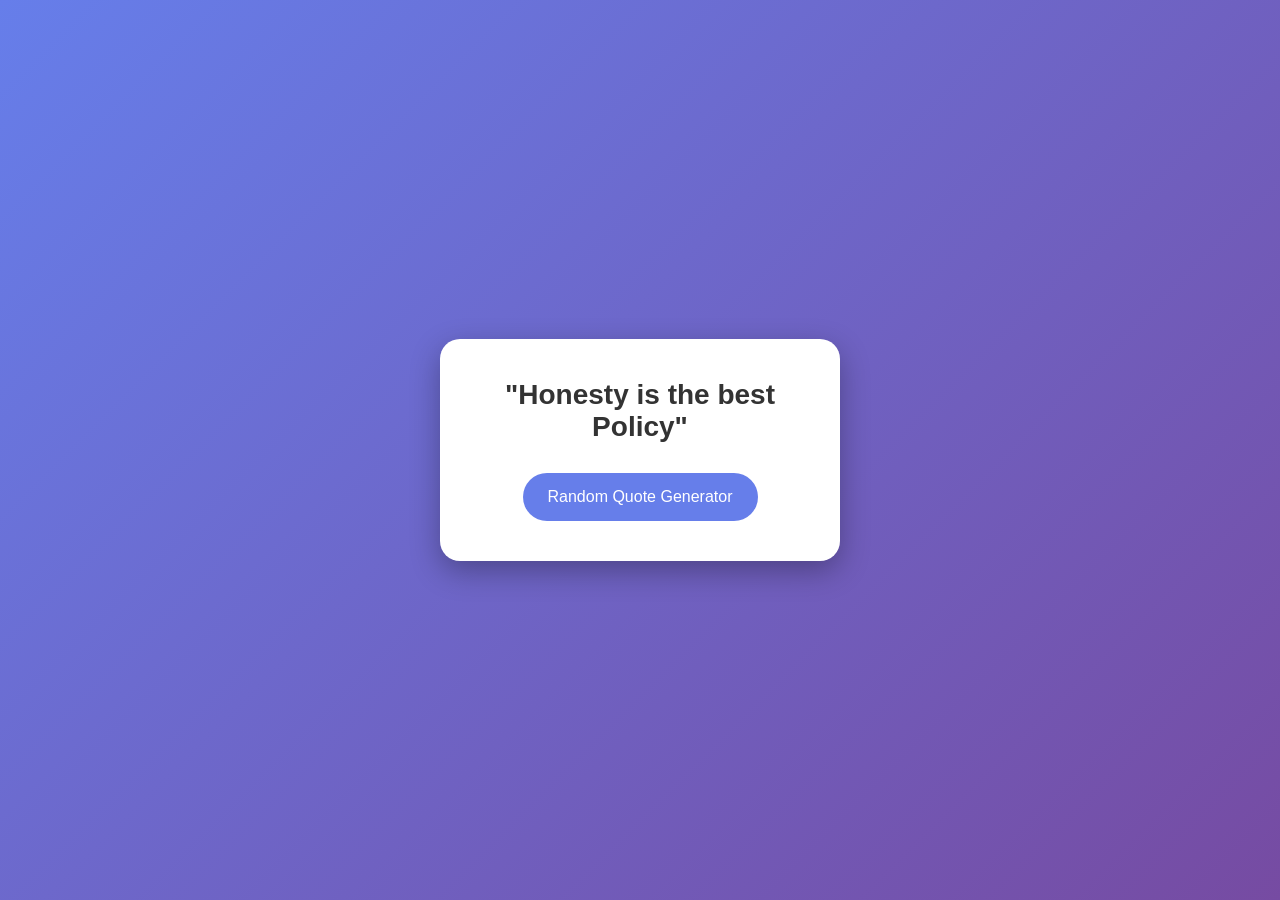
<file: 01-random-quote-generator/index.html>
<!DOCTYPE html>
<html lang="en">
<head>
    <meta charset="UTF-8">
    <meta name="viewport" content="width=device-width, initial-scale=1.0">
    <title>Random Quote Generator</title>

    <style>
        *{
            margin: 0;
            padding: 0;
            box-sizing: border-box;
            font-family: Arial, sans-serif;
        }

        body{
            background: linear-gradient(135deg, #667eea, #764ba2);
            height: 100vh;
            display: flex;
            justify-content: center;
            align-items: center;
        }

        #first{
            background-color: white;
            width: 400px;
            padding: 40px;
            border-radius: 20px;
            text-align: center;
            box-shadow: 0px 10px 30px rgba(0,0,0,0.3);
        }

        h1{
            color: #333;
            font-size: 28px;
            margin-bottom: 30px;
        }

        button{
            background-color: #667eea;
            color: white;
            border: none;
            padding: 15px 25px;
            font-size: 16px;
            border-radius: 30px;
            cursor: pointer;
            transition: 0.3s;
        }

        button:hover{
            background-color: #764ba2;
            transform: scale(1.05);
        }

    </style>
</head>

<body>

    <div id="first">
        <h1>"Honesty is the best Policy"</h1>
        <button>Random Quote Generator</button>
    </div>

</body>
<script src="first.js"></script>
</html>
</file>
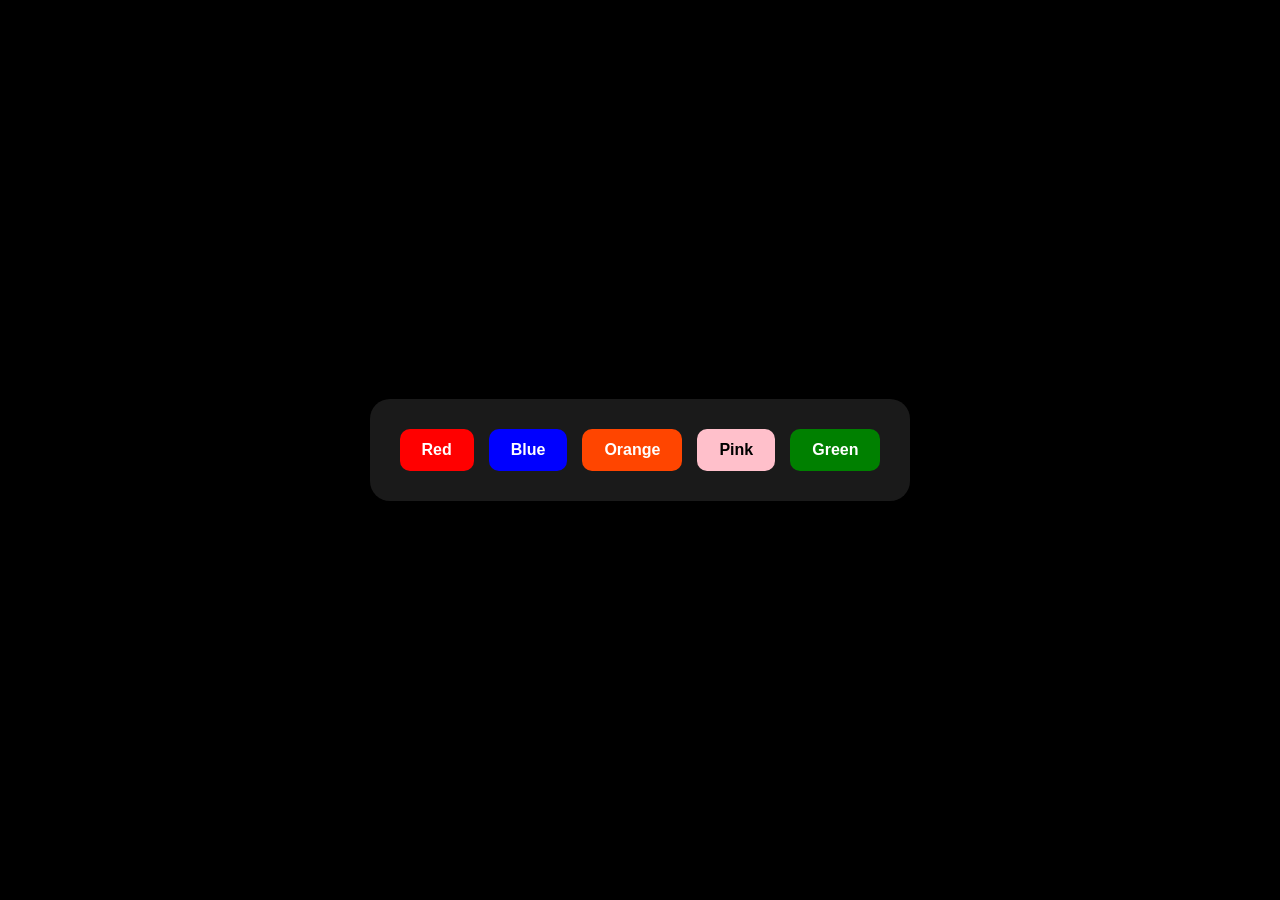
<file: 02-bacground-color-chnager/index.html>
<!DOCTYPE html>
<html lang="en">

<head>
    <meta charset="UTF-8">
    <meta name="viewport" content="width=device-width, initial-scale=1.0">
    <title>Background Color Changer</title>

    <style>
        * {
            margin: 0;
            padding: 0;
            box-sizing: border-box;
        }

        body {
            min-height: 100vh;
            background-color: black;
            font-family: Arial, sans-serif;

            display: flex;
            justify-content: center;
            align-items: center;
        }

        #parent {
            background-color: rgba(255, 255, 255, 0.1);
            padding: 30px;
            border-radius: 20px;

            display: flex;
            gap: 15px;
            flex-wrap: wrap;
            justify-content: center;
        }

        button {
            border: none;
            padding: 12px 22px;
            border-radius: 10px;
            color: white;
            font-size: 16px;
            font-weight: bold;
            cursor: pointer;
        }

        button:hover {
            opacity: 0.8;
            transform: scale(1.05);
        }

        #red {
            background-color: red;
        }

        #blue {
            background-color: blue;
        }

        #orange {
            background-color: orangered;
        }

        #pink {
            background-color: pink;
            color: black;
        }

        #green {
            background-color: green;
        }
    </style>
</head>

<body>

    <div id="parent">

        <button id="red">Red</button>

        <button id="blue">Blue</button>

        <button id="orange">Orange</button>

        <button id="pink">Pink</button>

        <button id="green">Green</button>

    </div>

    <script src="first.js"></script>

</body>

</html>
</file>
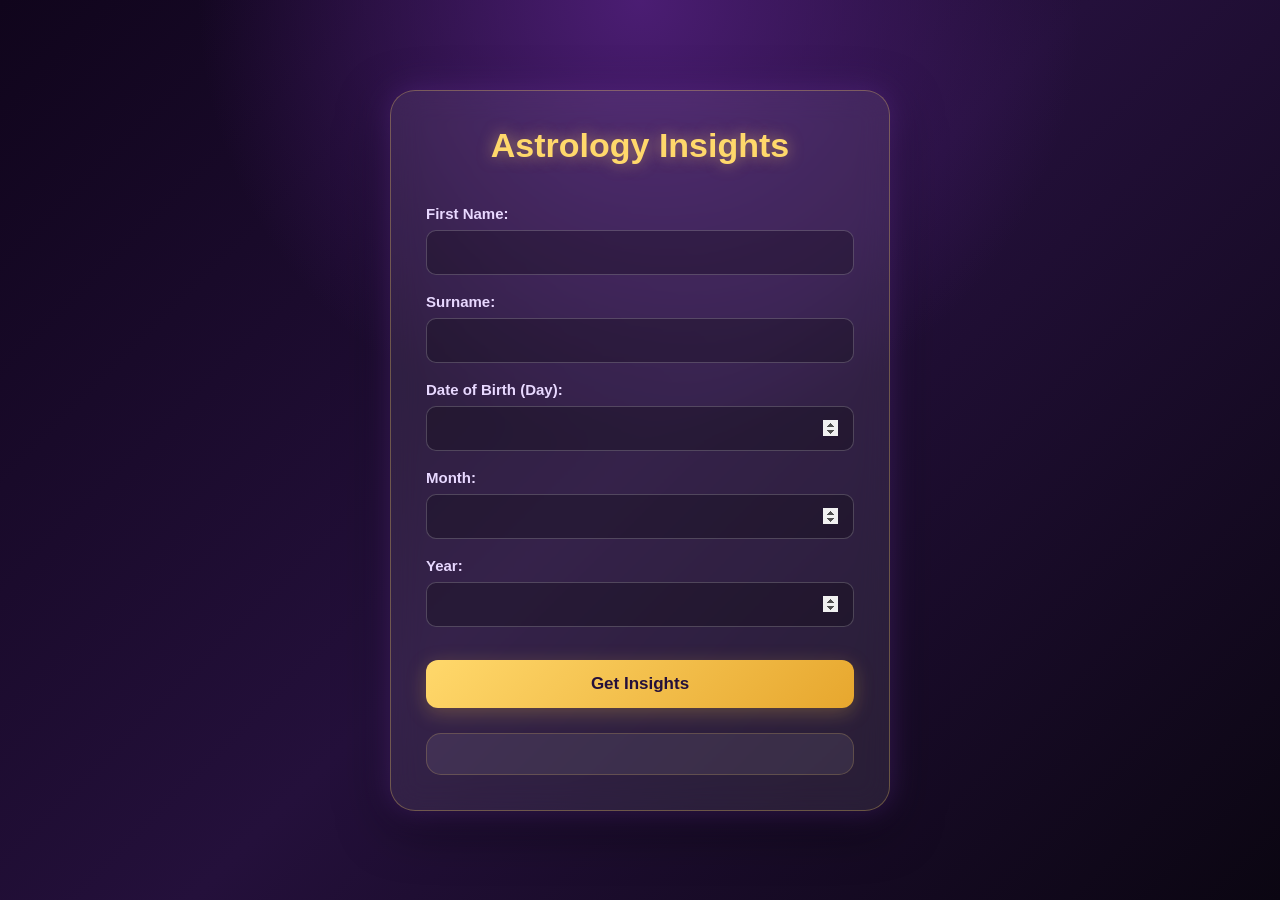
<file: 03-Astrology/index.html>
<!DOCTYPE html>
<html lang="en">
<head>
    <meta charset="UTF-8">
    <meta name="viewport" content="width=device-width, initial-scale=1.0">
    <title>Document</title>
    <link rel="stylesheet" href="./style.css">
</head>
<body>
     <div class="container">
        <h1>Astrology Insights</h1>
        <form id="astroForm">
            <label for="name">First Name:</label>
            <input type="text" id="name" name="name" required>

            <label for="surname">Surname:</label>
            <input type="text" id="surname" name="surname" required>

            <label for="day">Date of Birth (Day):</label>
            <input type="number" id="day" name="day" min="1" max="31" required>

            <label for="month">Month:</label>
            <input type="number" id="month" name="month" min="1" max="12" required>

            <label for="year">Year:</label>
            <input type="number" id="year" name="year" min="1900" max="2025" required>

            <input type="submit" value="Get Insights">
        </form>
        <div class="result" id="result"></div>
    </div>
</body>
<script src="./first.js"></script>
</html>
</file>
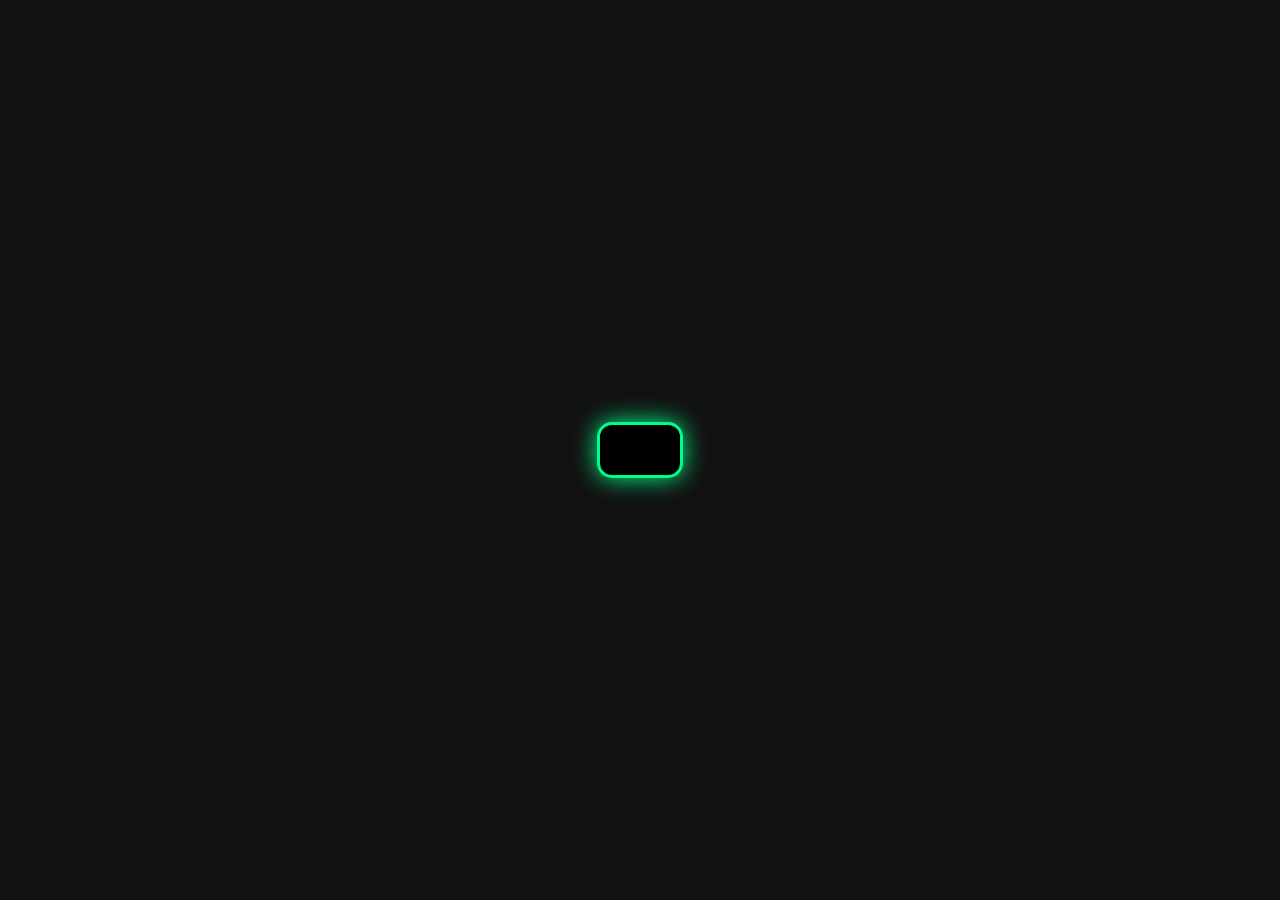
<file: 05-Digital-Clock/index.html>
<!DOCTYPE html>
<html lang="en">
<head>
    <meta charset="UTF-8">
    <meta name="viewport" content="width=device-width, initial-scale=1.0">
    <title>Digital Clock</title>

    <style>
        body {
            margin: 0;
            height: 100vh;

            display: flex;
            justify-content: center;
            align-items: center;

            background-color: #111;
        }

        #time {
            font-size: 70px;
            font-family: monospace;
            color: #00ff88;

            background-color: #000;
            padding: 25px 40px;

            border: 3px solid #00ff88;
            border-radius: 15px;

            box-shadow: 0 0 25px #00ff88;
        }
    </style>
</head>

<body>

    <div id="time"></div>

</body>
<script src="first.js"></script>
</html>
</file>
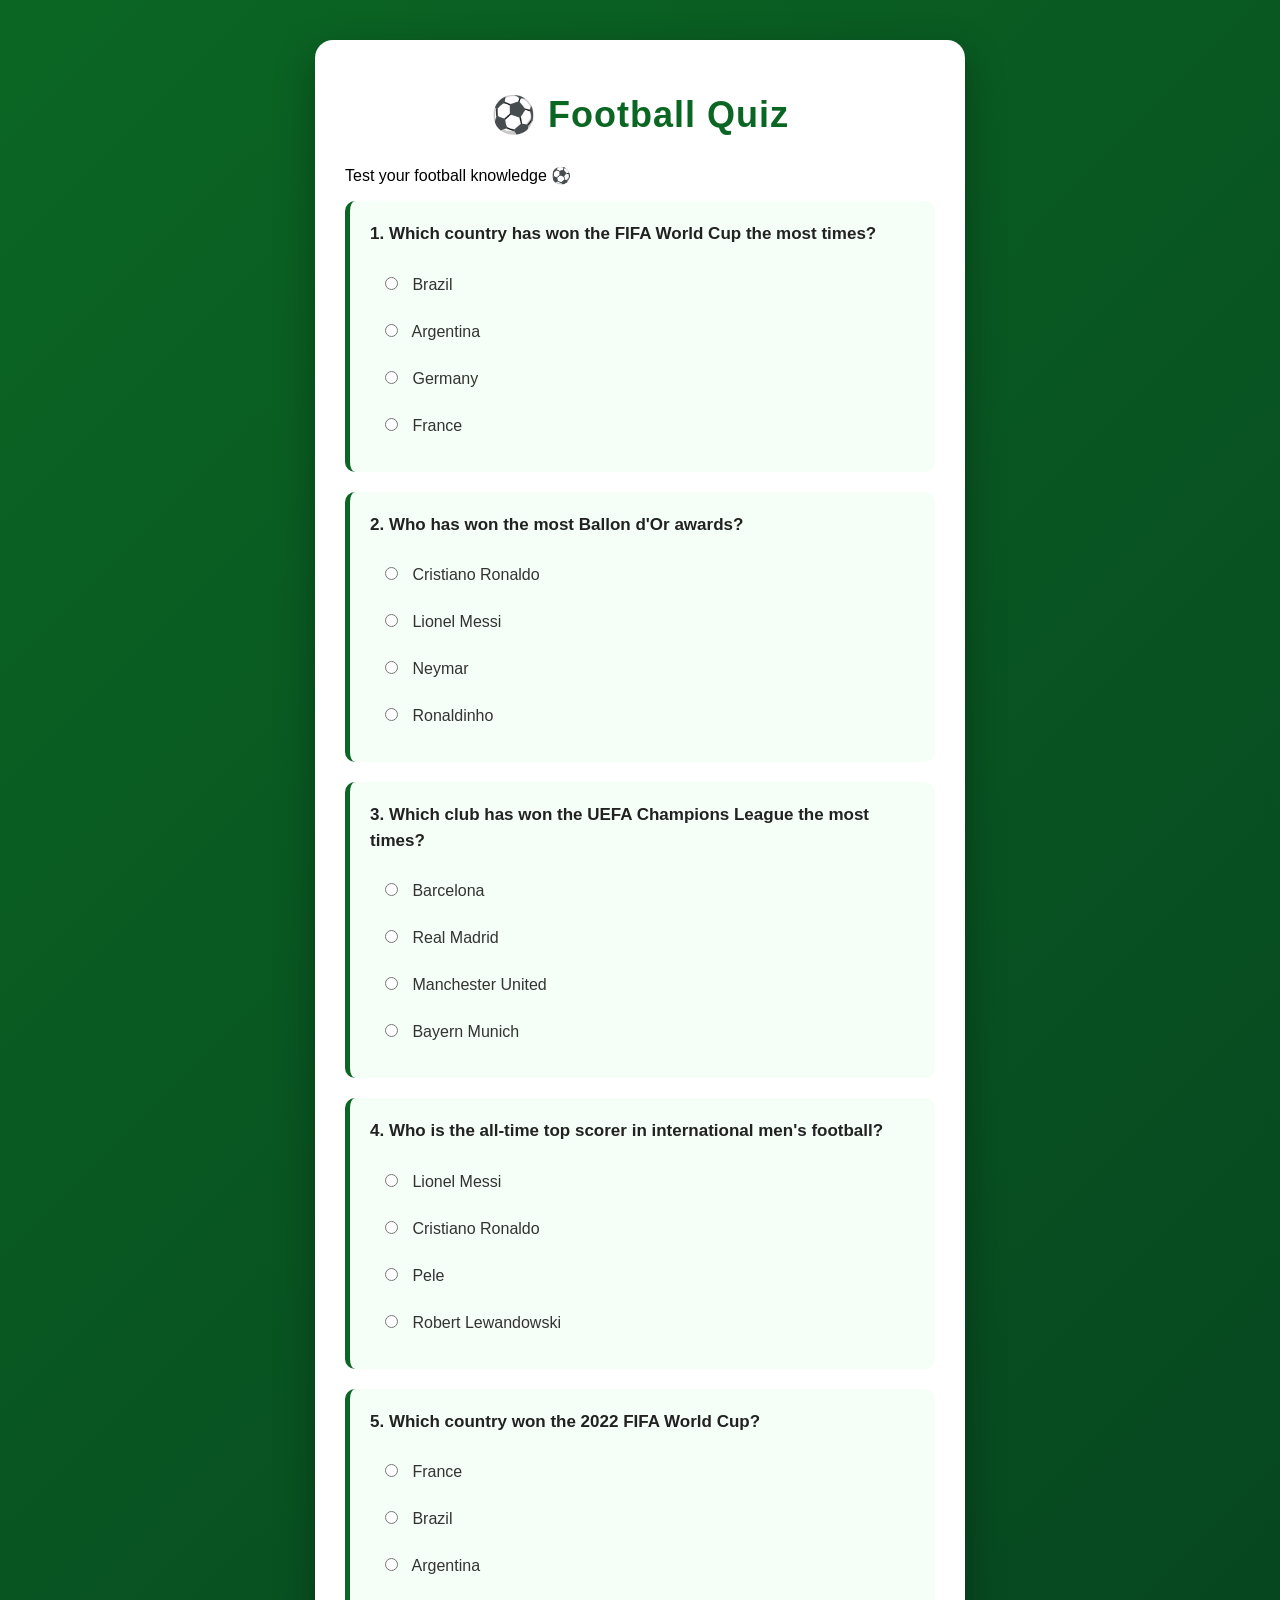
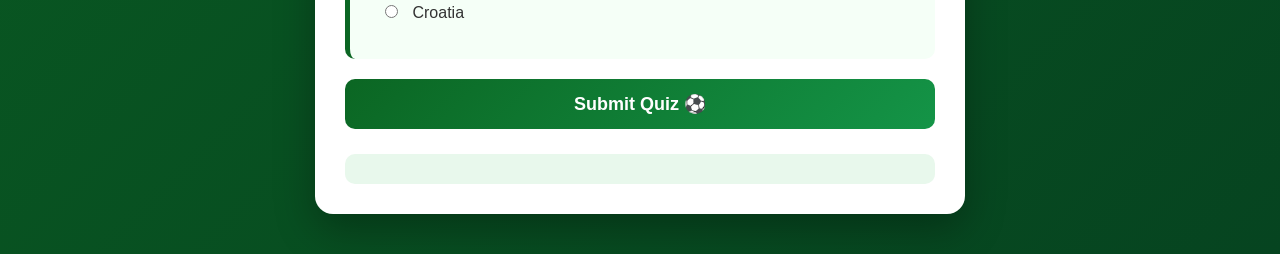
<file: 06-Football-Quiz-App/index.html>
<!DOCTYPE html>
<html lang="en">

<head>
    <meta charset="UTF-8">
    <meta name="viewport" content="width=device-width, initial-scale=1.0">

    <title>Football Quiz</title>

    <link rel="stylesheet" href="./style.css">
</head>

<body>

    <div class="container">

        <h1>Football Quiz</h1>

        <p class="subtitle">Test your football knowledge ⚽</p>

        <form id="quizForm">

            <!-- Question 1 -->
            <div class="question">
                <p>1. Which country has won the FIFA World Cup the most times?</p>

                <label>
                    <input type="radio" name="q1" value="Brazil">
                    Brazil
                </label>

                <label>
                    <input type="radio" name="q1" value="Argentina">
                    Argentina
                </label>

                <label>
                    <input type="radio" name="q1" value="Germany">
                    Germany
                </label>

                <label>
                    <input type="radio" name="q1" value="France">
                    France
                </label>
            </div>


            <!-- Question 2 -->
            <div class="question">
                <p>2. Who has won the most Ballon d'Or awards?</p>

                <label>
                    <input type="radio" name="q2" value="Cristiano Ronaldo">
                    Cristiano Ronaldo
                </label>

                <label>
                    <input type="radio" name="q2" value="Lionel Messi">
                    Lionel Messi
                </label>

                <label>
                    <input type="radio" name="q2" value="Neymar">
                    Neymar
                </label>

                <label>
                    <input type="radio" name="q2" value="Ronaldinho">
                    Ronaldinho
                </label>
            </div>


            <!-- Question 3 -->
            <div class="question">
                <p>3. Which club has won the UEFA Champions League the most times?</p>

                <label>
                    <input type="radio" name="q3" value="Barcelona">
                    Barcelona
                </label>

                <label>
                    <input type="radio" name="q3" value="Real Madrid">
                    Real Madrid
                </label>

                <label>
                    <input type="radio" name="q3" value="Manchester United">
                    Manchester United
                </label>

                <label>
                    <input type="radio" name="q3" value="Bayern Munich">
                    Bayern Munich
                </label>
            </div>


            <!-- Question 4 -->
            <div class="question">
                <p>4. Who is the all-time top scorer in international men's football?</p>

                <label>
                    <input type="radio" name="q4" value="Lionel Messi">
                    Lionel Messi
                </label>

                <label>
                    <input type="radio" name="q4" value="Cristiano Ronaldo">
                    Cristiano Ronaldo
                </label>

                <label>
                    <input type="radio" name="q4" value="Pele">
                    Pele
                </label>

                <label>
                    <input type="radio" name="q4" value="Robert Lewandowski">
                    Robert Lewandowski
                </label>
            </div>


            <!-- Question 5 -->
            <div class="question">
                <p>5. Which country won the 2022 FIFA World Cup?</p>

                <label>
                    <input type="radio" name="q5" value="France">
                    France
                </label>

                <label>
                    <input type="radio" name="q5" value="Brazil">
                    Brazil
                </label>

                <label>
                    <input type="radio" name="q5" value="Argentina">
                    Argentina
                </label>

                <label>
                    <input type="radio" name="q5" value="Croatia">
                    Croatia
                </label>
            </div>


            <button type="submit" class="submit-btn">
                Submit Quiz ⚽
            </button>

        </form>


        <div class="result" id="result"></div>

    </div>


    <script src="./first.js"></script>

</body>

</htm
</file>
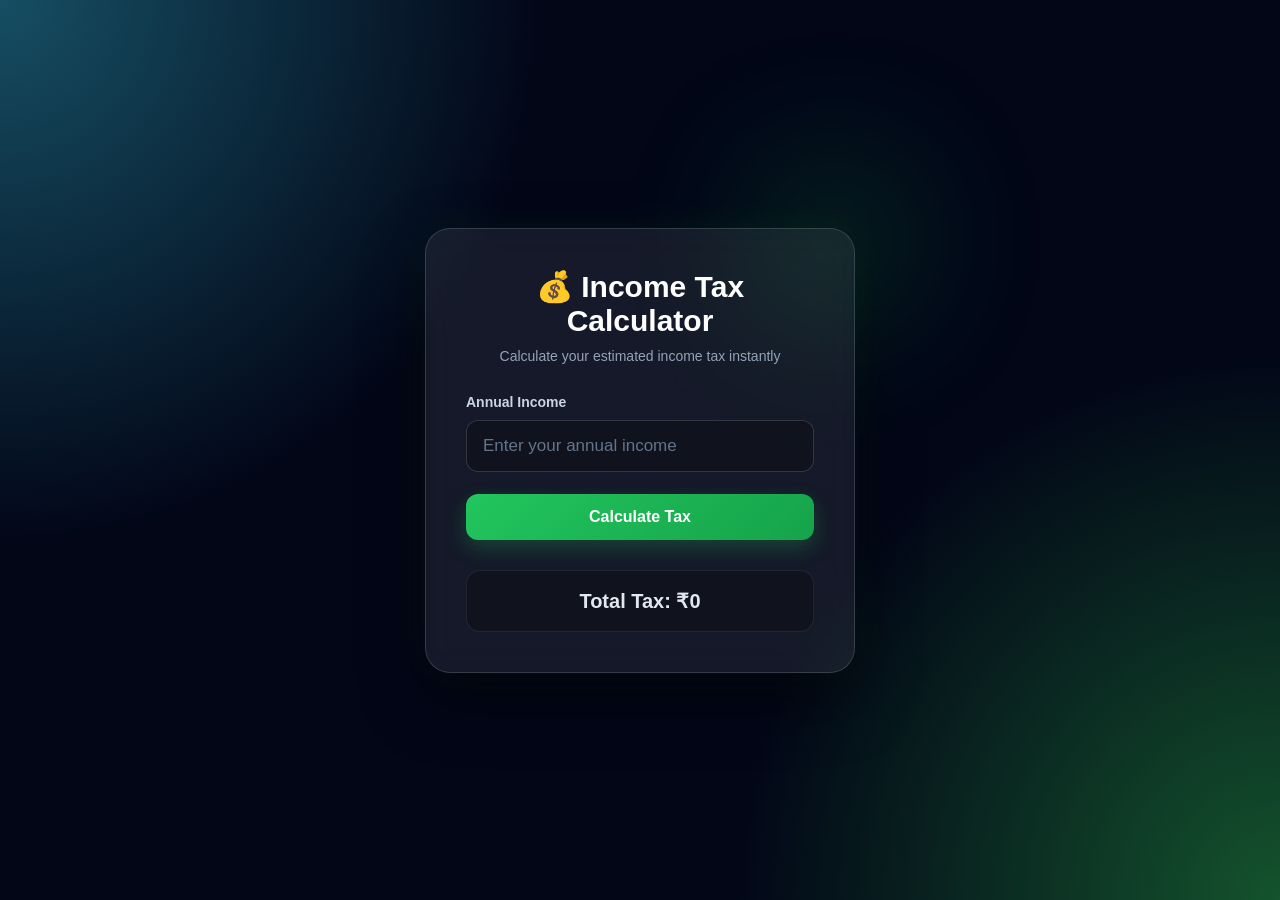
<file: 07-Income-Tax-Calculator/index.html>
<!DOCTYPE html>
<html lang="en">

<head>
    <meta charset="UTF-8">
    <meta name="viewport" content="width=device-width, initial-scale=1.0">
    <title>Income Tax Calculator</title>

    <style>
        * {
            margin: 0;
            padding: 0;
            box-sizing: border-box;
        }

        body {
            min-height: 100vh;
            font-family: Arial, sans-serif;

            display: flex;
            justify-content: center;
            align-items: center;

            background:
                radial-gradient(circle at top left, #164e63, transparent 35%),
                radial-gradient(circle at bottom right, #14532d, transparent 35%),
                #020617;

            color: white;
            overflow: hidden;
        }

        /* Main Card */
        #parent {
            width: 430px;
            padding: 40px;

            background: rgba(255, 255, 255, 0.08);
            border: 1px solid rgba(255, 255, 255, 0.15);
            border-radius: 25px;

            backdrop-filter: blur(18px);

            box-shadow:
                0 25px 60px rgba(0, 0, 0, 0.5),
                0 0 40px rgba(34, 197, 94, 0.08);

            text-align: center;

            position: relative;
        }

        /* Top glow */
        #parent::before {
            content: "";
            position: absolute;

            width: 120px;
            height: 120px;

            background: #22c55e;
            filter: blur(80px);

            top: -50px;
            right: -40px;

            opacity: 0.3;
            z-index: -1;
        }

        h1 {
            font-size: 30px;
            margin-bottom: 10px;
        }

        .subtitle {
            color: #94a3b8;
            font-size: 14px;
            margin-bottom: 30px;
        }

        /* Form */
        form {
            text-align: left;
        }

        label {
            display: block;
            margin-bottom: 10px;

            color: #cbd5e1;
            font-size: 14px;
            font-weight: bold;
        }

        input {
            width: 100%;

            padding: 15px 16px;

            border: 1px solid rgba(255, 255, 255, 0.15);
            border-radius: 12px;

            outline: none;

            background: rgba(0, 0, 0, 0.25);
            color: white;

            font-size: 17px;

            transition: 0.3s;
        }

        input::placeholder {
            color: #64748b;
        }

        input:focus {
            border-color: #22c55e;

            box-shadow:
                0 0 0 3px rgba(34, 197, 94, 0.15),
                0 0 20px rgba(34, 197, 94, 0.1);
        }

        /* Button */
        button {
            width: 100%;

            margin-top: 22px;
            padding: 14px;

            border: none;
            border-radius: 12px;

            background: linear-gradient(135deg, #22c55e, #16a34a);
            color: white;

            font-size: 16px;
            font-weight: bold;

            cursor: pointer;

            box-shadow: 0 8px 20px rgba(34, 197, 94, 0.25);

            transition: 0.25s;
        }

        button:hover {
            transform: translateY(-3px);

            box-shadow:
                0 12px 30px rgba(34, 197, 94, 0.4);
        }

        button:active {
            transform: scale(0.98);
        }

        /* Result */
        h2 {
            margin-top: 30px;

            padding: 18px;

            border-radius: 14px;

            background: rgba(0, 0, 0, 0.25);

            border: 1px solid rgba(255, 255, 255, 0.08);

            color: #e2e8f0;

            font-size: 20px;
        }

        /* Mobile */
        @media (max-width: 500px) {

            #parent {
                width: 90%;
                padding: 30px 25px;
            }

            h1 {
                font-size: 26px;
            }
        }
    </style>
</head>

<body>

    <div id="parent">

        <h1>💰 Income Tax Calculator</h1>

        <p class="subtitle">
            Calculate your estimated income tax instantly
        </p>

        <form>

            <label for="income">
                Annual Income
            </label>

            <input
                type="number"
                id="income"
                name="income"
                placeholder="Enter your annual income"
            >

            <button type="submit">
                Calculate Tax
            </button>

        </form>

        <h2>
            Total Tax: ₹0
        </h2>

    </div>

    <script src="first.js"></script>

</body>

</html>
</file>
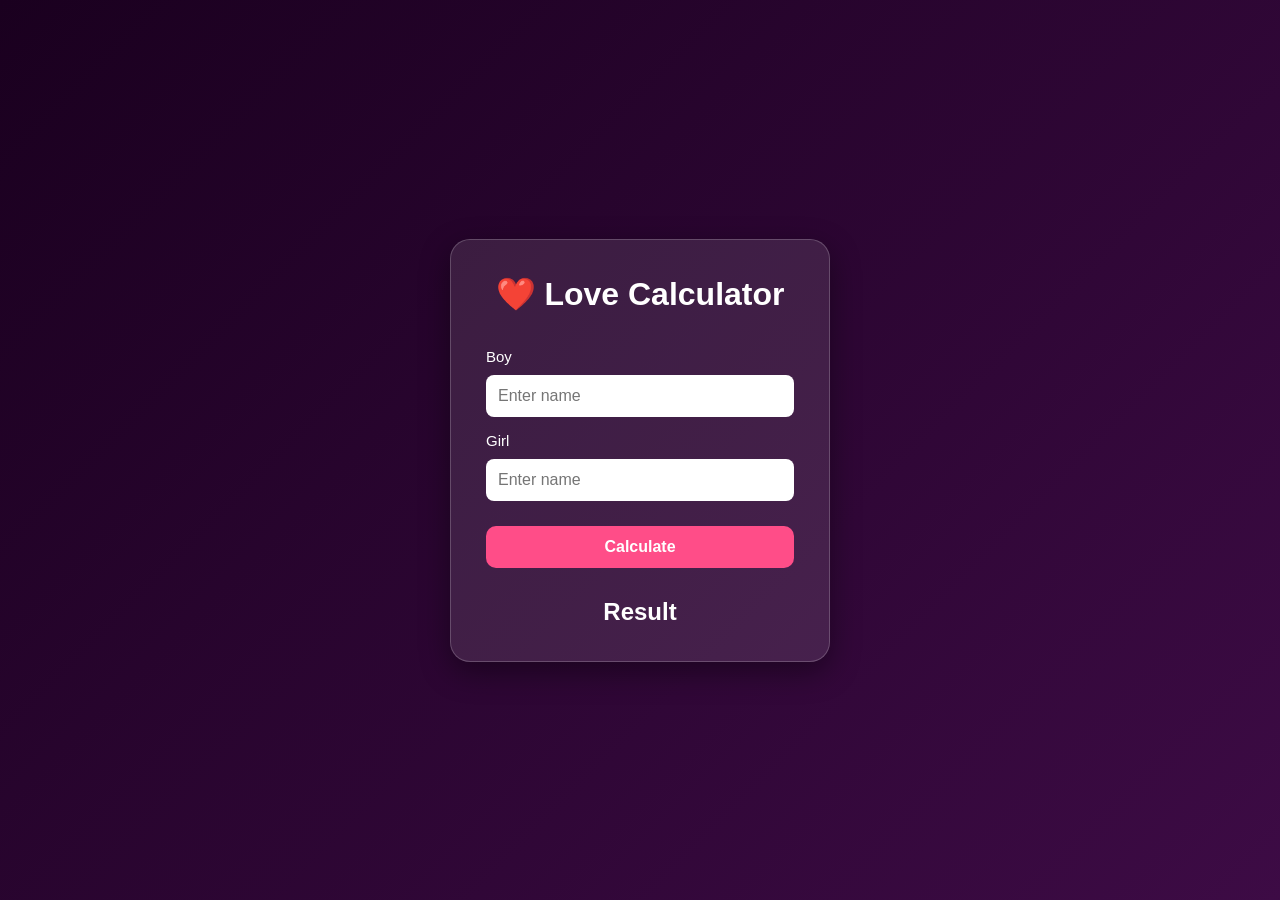
<file: 08-Love-Calculator/index.html>
<!DOCTYPE html>
<html lang="en">
<head>
    <meta charset="UTF-8">
    <meta name="viewport" content="width=device-width, initial-scale=1.0">
    <title>Love Calculator</title>

    <style>
        * {
            margin: 0;
            padding: 0;
            box-sizing: border-box;
        }

        body {
            min-height: 100vh;
            background: linear-gradient(135deg, #1a001f, #3d0b45);
            color: white;
            font-family: Arial, sans-serif;

            display: flex;
            justify-content: center;
            align-items: center;
        }

        #parent {
            width: 380px;
            padding: 35px;
            background: rgba(255, 255, 255, 0.1);
            border: 1px solid rgba(255, 255, 255, 0.2);
            border-radius: 20px;
            text-align: center;

            box-shadow: 0 10px 30px rgba(0, 0, 0, 0.4);
        }

        h1 {
            margin-bottom: 30px;
            font-size: 32px;
        }

        form {
            display: flex;
            flex-direction: column;
            gap: 10px;
        }

        label {
            text-align: left;
            font-size: 15px;
            margin-top: 5px;
        }

        input {
            padding: 12px;
            border: none;
            border-radius: 8px;
            outline: none;
            font-size: 16px;
        }

        input:focus {
            box-shadow: 0 0 0 2px #ff4d88;
        }

        button {
            margin-top: 15px;
            padding: 12px;
            border: none;
            border-radius: 10px;

            background: #ff4d88;
            color: white;

            font-size: 16px;
            font-weight: bold;
            cursor: pointer;

            transition: 0.2s;
        }

        button:hover {
            background: #ff286f;
            transform: scale(1.03);
        }

        h2 {
            margin-top: 30px;
            font-size: 24px;
        }
    </style>
</head>

<body>

    <div id="parent">

        <h1>❤️ Love Calculator</h1>

        <form>
            <label for="Boy">Boy</label>
            <input type="text" id="Boy" name="Boy" placeholder="Enter name" required>

            <label for="Girl">Girl</label>
            <input type="text" id="Girl" name="Girl" placeholder="Enter name" required>

            <button type="submit">Calculate</button>
        </form>

        <h2>Result</h2>

    </div>

    <script src="first.js"></script>

</body>
</html>
</file>
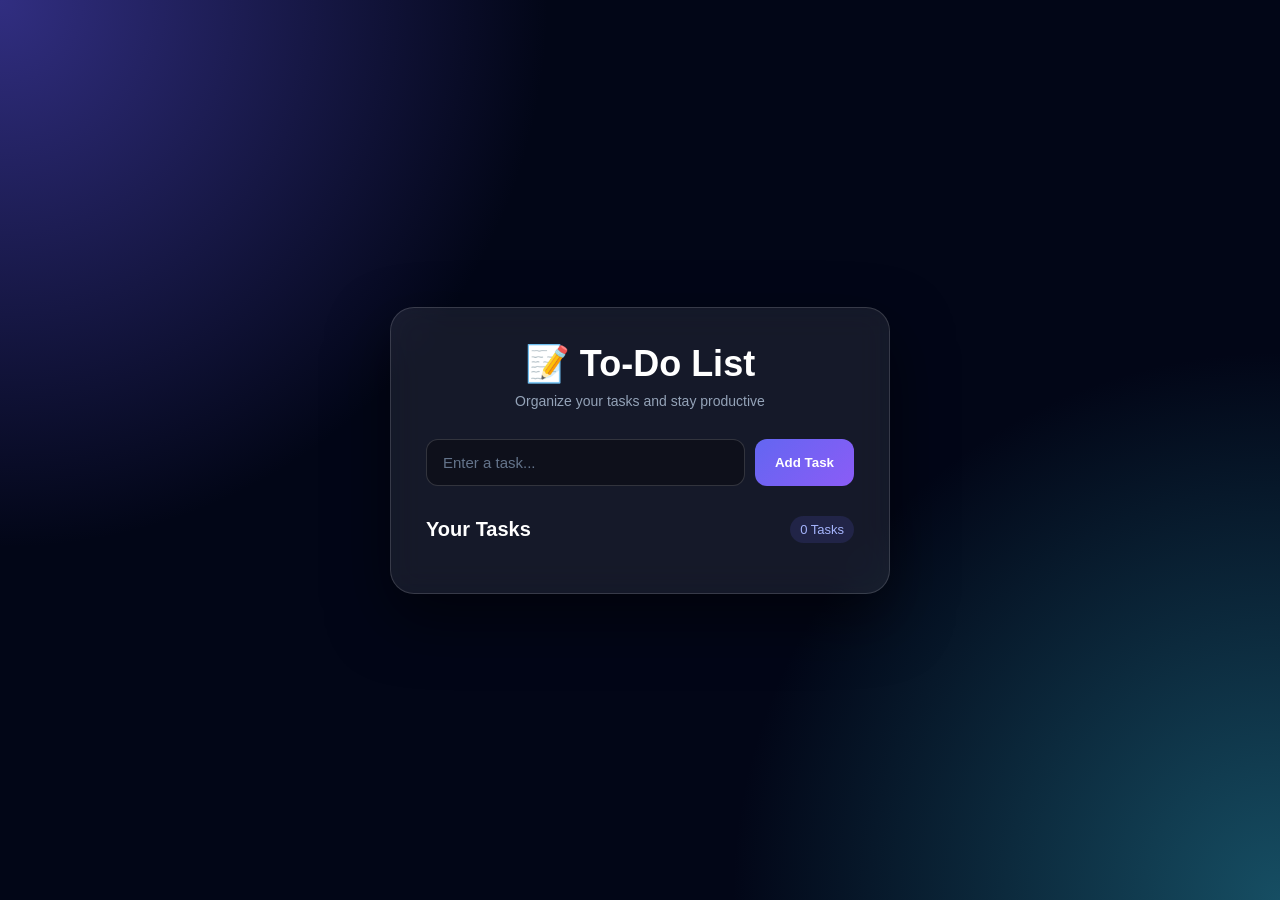
<file: 09-To-Do-List/index.html>
<!DOCTYPE html>
<html lang="en">

<head>
    <meta charset="UTF-8">
    <meta name="viewport" content="width=device-width, initial-scale=1.0">

    <title>To-Do List</title>

    <link rel="stylesheet" href="style.css">
</head>

<body>

    <div class="container">

        <h1>📝 To-Do List</h1>

        <p class="subtitle">Organize your tasks and stay productive</p>

        <form id="taskForm">

            <input
                type="text"
                name="task"
                id="task"
                placeholder="Enter a task..."
                autocomplete="off"
            >

            <button type="submit">Add Task</button>

        </form>

        <div class="task-header">
            <h2>Your Tasks</h2>
            <span id="taskCount">0 Tasks</span>
        </div>

        <div id="allTask">
            <!-- Tasks will be added here using JavaScript -->
        </div>

    </div>

    <script src="first.js"></script>

</body>

</html>
</file>
<file: 03-Astrology/style.css>
* {
    margin: 0;
    padding: 0;
    box-sizing: border-box;
    font-family: "Segoe UI", sans-serif;
}

body {
    min-height: 100vh;
    display: flex;
    justify-content: center;
    align-items: center;
    background:
        radial-gradient(circle at top, #4b1d73 0%, transparent 40%),
        linear-gradient(135deg, #10051c, #24103b, #0b0612);
    color: white;
    padding: 20px;
}

/* Main Container */
.container {
    width: 100%;
    max-width: 500px;
    padding: 35px;
    border-radius: 25px;

    background: rgba(255, 255, 255, 0.08);
    backdrop-filter: blur(15px);
    -webkit-backdrop-filter: blur(15px);

    border: 1px solid rgba(255, 215, 100, 0.3);
    box-shadow:
        0 0 30px rgba(166, 80, 255, 0.25),
        0 15px 50px rgba(0, 0, 0, 0.5);
}

/* Heading */
h1 {
    text-align: center;
    margin-bottom: 30px;
    font-size: 34px;

    color: #ffd86b;
    text-shadow: 0 0 15px rgba(255, 216, 107, 0.5);
}

/* Form */
form {
    display: flex;
    flex-direction: column;
    gap: 8px;
}

label {
    margin-top: 10px;
    font-size: 15px;
    font-weight: 600;
    color: #e8d8ff;
}

/* Inputs */
input[type="text"],
input[type="number"] {
    width: 100%;
    padding: 13px 15px;
    border-radius: 10px;

    border: 1px solid rgba(255, 255, 255, 0.2);
    outline: none;

    background: rgba(0, 0, 0, 0.25);
    color: white;

    font-size: 15px;
    transition: 0.3s;
}

input[type="text"]:focus,
input[type="number"]:focus {
    border-color: #ffd86b;
    box-shadow: 0 0 10px rgba(255, 216, 107, 0.3);
    transform: scale(1.01);
}

/* Remove number input arrows */
input[type="number"]::-webkit-inner-spin-button,
input[type="number"]::-webkit-outer-spin-button {
    opacity: 1;
}

/* Button */
input[type="submit"] {
    margin-top: 25px;
    padding: 14px;

    border: none;
    border-radius: 12px;

    background: linear-gradient(135deg, #ffd86b, #e7a72e);
    color: #24103b;

    font-size: 17px;
    font-weight: bold;

    cursor: pointer;
    transition: 0.3s;

    box-shadow: 0 5px 20px rgba(255, 200, 70, 0.25);
}

input[type="submit"]:hover {
    transform: translateY(-3px);
    box-shadow: 0 8px 25px rgba(255, 200, 70, 0.45);
}

input[type="submit"]:active {
    transform: scale(0.97);
}

/* Result Box */
.result {
    margin-top: 25px;
    padding: 20px;

    border-radius: 15px;

    background: rgba(255, 255, 255, 0.07);
    border: 1px solid rgba(255, 215, 100, 0.2);

    color: #fff;
    line-height: 1.6;

    text-align: center;
}

/* Mobile Responsive */
@media (max-width: 600px) {
    .container {
        padding: 25px 20px;
    }

    h1 {
        font-size: 28px;
    }

    input[type="text"],
    input[type="number"] {
        padding: 12px;
    }
}
</file>
<file: 06-Football-Quiz-App/style.css>
* {
    box-sizing: border-box;
}

body {
    font-family: Arial, sans-serif;
    margin: 0;
    min-height: 100vh;
    background: linear-gradient(135deg, #0b6623, #064420);
    padding: 40px 20px;
}

/* Main Quiz Box */
.container {
    max-width: 650px;
    margin: auto;
    background: #ffffff;
    padding: 30px;
    border-radius: 18px;
    box-shadow: 0 15px 40px rgba(0, 0, 0, 0.3);
}

/* Heading */
h1 {
    text-align: center;
    color: #0b6623;
    font-size: 36px;
    margin-bottom: 30px;
    letter-spacing: 1px;
}

/* Small football decoration */
h1::before {
    content: "⚽ ";
}

/* Question Card */
.question {
    background: #f5fff7;
    padding: 20px;
    margin-bottom: 20px;
    border-left: 5px solid #0b6623;
    border-radius: 10px;
    transition: 0.3s;
}

.question:hover {
    transform: translateY(-3px);
    box-shadow: 0 6px 15px rgba(0, 0, 0, 0.12);
}

/* Question Text */
.question p {
    font-weight: bold;
    font-size: 17px;
    color: #222;
    margin-top: 0;
    line-height: 1.5;
}

/* Options */
.question label {
    display: block;
    padding: 10px;
    margin: 7px 0;
    border-radius: 7px;
    cursor: pointer;
    transition: 0.2s;
    color: #333;
}

/* Option Hover */
.question label:hover {
    background-color: #dff5e3;
}

/* Radio Button */
.question input {
    margin-right: 10px;
    accent-color: #0b6623;
    cursor: pointer;
}

/* Submit Button */
.submit-btn {
    display: block;
    width: 100%;
    padding: 14px;
    background: linear-gradient(135deg, #0b6623, #149447);
    color: white;
    font-size: 18px;
    font-weight: bold;
    border: none;
    border-radius: 10px;
    cursor: pointer;
    transition: 0.3s;
    margin-top: 10px;
}

/* Button Hover */
.submit-btn:hover {
    transform: translateY(-2px);
    box-shadow: 0 8px 18px rgba(11, 102, 35, 0.4);
}

/* Button Click */
.submit-btn:active {
    transform: scale(0.98);
}

/* Result */
.result {
    margin-top: 25px;
    padding: 15px;
    text-align: center;
    font-size: 20px;
    font-weight: bold;
    color: #0b6623;
    border-radius: 10px;
    background: #e8f8ec;
}

/* Responsive Design */
@media (max-width: 600px) {

    body {
        padding: 20px 10px;
    }

    .container {
        padding: 20px;
    }

    h1 {
        font-size: 28px;
    }

    .question {
        padding: 15px;
    }

    .question p {
        font-size: 16px;
    }

    .submit-btn {
        font-size: 16px;
    }
}
</file>
<file: 09-To-Do-List/style.css>
* {
    margin: 0;
    padding: 0;
    box-sizing: border-box;
}

body {
    min-height: 100vh;

    font-family: Arial, sans-serif;

    display: flex;
    justify-content: center;
    align-items: center;

    background:
        radial-gradient(circle at top left, #312e81, transparent 35%),
        radial-gradient(circle at bottom right, #164e63, transparent 35%),
        #020617;

    color: white;
}

/* Main Container */

.container {
    width: 500px;
    max-width: 92%;

    padding: 35px;

    background: rgba(255, 255, 255, 0.08);

    border: 1px solid rgba(255, 255, 255, 0.15);

    border-radius: 24px;

    backdrop-filter: blur(15px);

    box-shadow: 0 25px 60px rgba(0, 0, 0, 0.5);
}

/* Heading */

h1 {
    text-align: center;

    font-size: 36px;

    margin-bottom: 8px;
}

.subtitle {
    text-align: center;

    color: #94a3b8;

    font-size: 14px;

    margin-bottom: 30px;
}

/* Form */

form {
    display: flex;

    gap: 10px;

    margin-bottom: 30px;
}

#task {
    flex: 1;

    padding: 14px 16px;

    border: 1px solid rgba(255, 255, 255, 0.15);

    border-radius: 12px;

    outline: none;

    background: rgba(0, 0, 0, 0.3);

    color: white;

    font-size: 15px;
}

#task::placeholder {
    color: #64748b;
}

#task:focus {
    border-color: #6366f1;

    box-shadow: 0 0 0 3px rgba(99, 102, 241, 0.15);
}

/* Add Button */

button {
    padding: 14px 20px;

    border: none;

    border-radius: 12px;

    background: linear-gradient(135deg, #6366f1, #8b5cf6);

    color: white;

    font-weight: bold;

    cursor: pointer;

    transition: 0.2s;
}

button:hover {
    transform: translateY(-2px);

    box-shadow: 0 8px 20px rgba(99, 102, 241, 0.3);
}

button:active {
    transform: scale(0.97);
}

/* Task Header */

.task-header {
    display: flex;

    justify-content: space-between;

    align-items: center;

    margin-bottom: 15px;
}

.task-header h2 {
    font-size: 20px;
}

#taskCount {
    color: #a5b4fc;

    font-size: 13px;

    background: rgba(99, 102, 241, 0.15);

    padding: 6px 10px;

    border-radius: 20px;
}

/* Tasks Area */

#allTask {
    display: flex;

    flex-direction: column;

    gap: 10px;
}

/* Mobile */

@media (max-width: 500px) {

    .container {
        padding: 25px 20px;
    }

    h1 {
        font-size: 30px;
    }

    form {
        flex-direction: column;
    }

    button {
        width: 100%;
    }
}
.task-item {
    display: flex;
    align-items: center;
    gap: 8px;

    padding: 12px;

    background: rgba(255, 255, 255, 0.06);

    border: 1px solid rgba(255, 255, 255, 0.1);

    border-radius: 12px;
}

.task-item span {
    flex: 1;
    word-break: break-word;
}

.task-item button {
    padding: 7px 10px;
    font-size: 12px;
}

.task-item button:nth-child(2) {
    background: #16a34a;
}

.task-item button:nth-child(3) {
    background: #f59e0b;
}

.task-item button:nth-child(4) {
    background: #dc2626;
}
</file>
